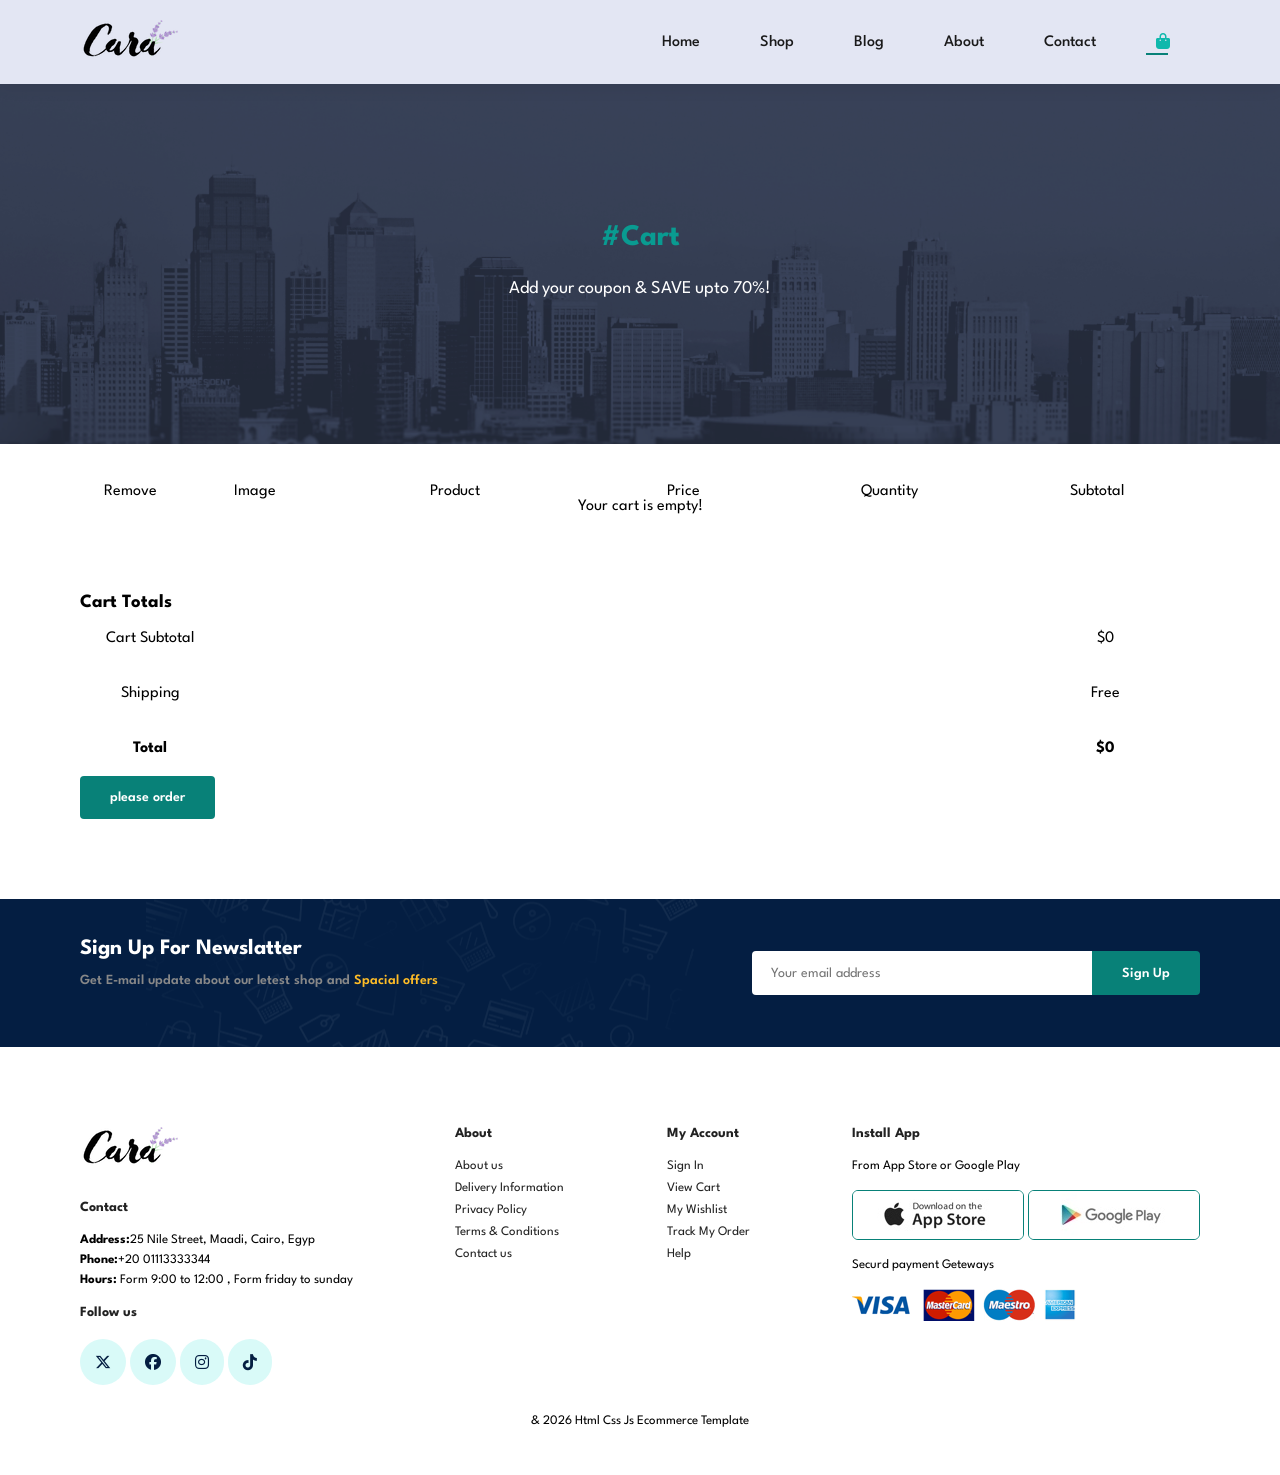
<file: Cart.html>
<!DOCTYPE html>
<html lang="en">
<head>
    <meta charset="UTF-8">
    <meta name="viewport" content="width=device-width, initial-scale=1.0">
    <title>Cart </title>
    <link rel="stylesheet" href="websit.css">
    <script defer src="websit.js"></script>
    <script defer src="js.js"></script>
    
    
    <link rel ="stylesheet" href="https://cdnjs.cloudflare.com/ajax/libs/font-awesome/6.5.1/css/all.min.css">
    
</head>
<body>
     <section id="header">
     <a href="#"><img src="img/logo.png" class="logo" alt="loge"></a>
     <div>
        <ul id="navbar">
            <li><a   href ="index.html">Home</a></li>
            <li><a   href="shop.html">Shop</a></li>
            <li><a  href="bolg.html">Blog</a></li>
            <li><a   href="about.html">About</a></li>
            <li><a  href="connect.html">Contact</a></li>
            <li><a class="active" href="/websit/Cart.html" class="lg-b" ><i class="fa-solid fa-bag-shopping"></i></a></li>

            <a href="#" id="close" ><i class="fa-solid fa-x"></i></a>
        </ul>
     </div>
     <div id="mobile">
       <li><a  href="Cart.html" ><i class="fa-solid fa-bag-shopping"></i></a></li>
        <i id="bao" class="fa-solid fa-outdent"></i> 
        
     </div>
    </section>
     <section id="page-connect">
        <h2>#Cart </h2>
        <p>Add your coupon & SAVE upto 70%!</p>

    </section>
 <section id="cart" class="section-p1">
        <table width="100%">
            <thead>
                <tr>
                    <td>Remove</td>
                    <td>Image</td>
                    <td>Product</td>
                    <td>Price</td>
                    <td>Quantity</td>
                    
                    <td>Subtotal</td> </tr>
            </thead>
            <tbody>
                <tr>
                    <td id="clos"><a href="#"><i class="far fa-times-circle"></i></a></td>
                    <td><img src="img/products/f1.jpg" alt="product"></td>
                    <td>Cartoon Astronaut T-Shirt</td>
                    <td>$600</td>
                    <td><input type="number" value="1"></td>
                    <td>$600</td>
                </tr>
            </tbody>
        </table>
    </section>

    <section id="cart" class="section-p1">
        <div id="subtotal">
            <h3>Cart Totals</h3>
            <table>
                <tr>
                    <td>Cart Subtotal</td>
                    <td id="cart-subtotal">$0.00</td>
                </tr>
                <tr>
                    <td>Shipping</td>
                    <td>Free</td>
                </tr>
                <tr>
                    <td><strong>Total</strong></td>
                    <td><strong id="cart-total">$0.00</strong></td>
                </tr>

            </table>
            <button class="normal" id="checkout-btn">please order</button>
        </div>
    </section>

    


   
     
    

    <section id ="newslatter"class ="section-p1   section-m1">
    <div class="newstext" >
        <h4> Sign Up For Newslatter<h4>
        <p> Get E-mail update about our letest shop and <span>Spacial offers</span></p>
        </div>
        <div class="form">
            <input type="text" placeholder="Your email address">
            <button class="normal">Sign Up </button>

        
    </div>

</section>
<footer class="section-p1">
    <div class="colo">
        <img class="logo" src="img/logo.png" alt="logo">
        <h4>Contact</h4>
        <p> <strong>Address:</strong>25 Nile Street, Maadi, Cairo, Egyp </p>
        <p><strong>Phone:</strong>+20 01113333344</p>
        <p><strong>Hours:</strong> Form 9:00 to 12:00 , Form friday to sunday</p>
        <div class="Follow">
            <h4>Follow us</h4>
            <div class="icon">
                <i class="fa-brands fa-x-twitter"></i>
                <i class="fa-brands fa-facebook"></i>
                <i class="fa-brands fa fa-instagram" ></i>
                <i class="fa-brands fa fa-tiktok"></i>

            </div>



        </div>
    </div>
    <div class="col">
        <h4>About</h4>
        <a href="#">About us</a>
        <a href="#">Delivery Information</a>
        <a href="#">Privacy Policy</a>
        <a href="#">Terms & Conditions</a>
        <a href="#">Contact us</a>

    </div>
     <div class="col">
        <h4>My Account</h4>
        <a href="#">Sign In</a>
        <a href="#">View Cart</a>
        <a href="#">My Wishlist</a>
        <a href="#">Track My Order</a>
        <a href="#">Help</a>

    </div>
    <div class="col  install">
        <h4>Install App</h4>
        <p>From App Store or Google Play</p>
        <div class="row">
        <a href="#"><img src="img/pay/app.jpg" alt="app"></a>

        <a href ="#"><img src="img/pay/play.jpg" alt="play"></a>
        </div>
        <p>Securd payment Geteways</p>
        <img src="img/pay/pay.png" alt="pay">

    </div>
    <div class="copyright">
        <p>& 2026  Html   Css  Js Ecommerce Template </p>

    </div>
    

</footer>

</body>
</html>
</file>
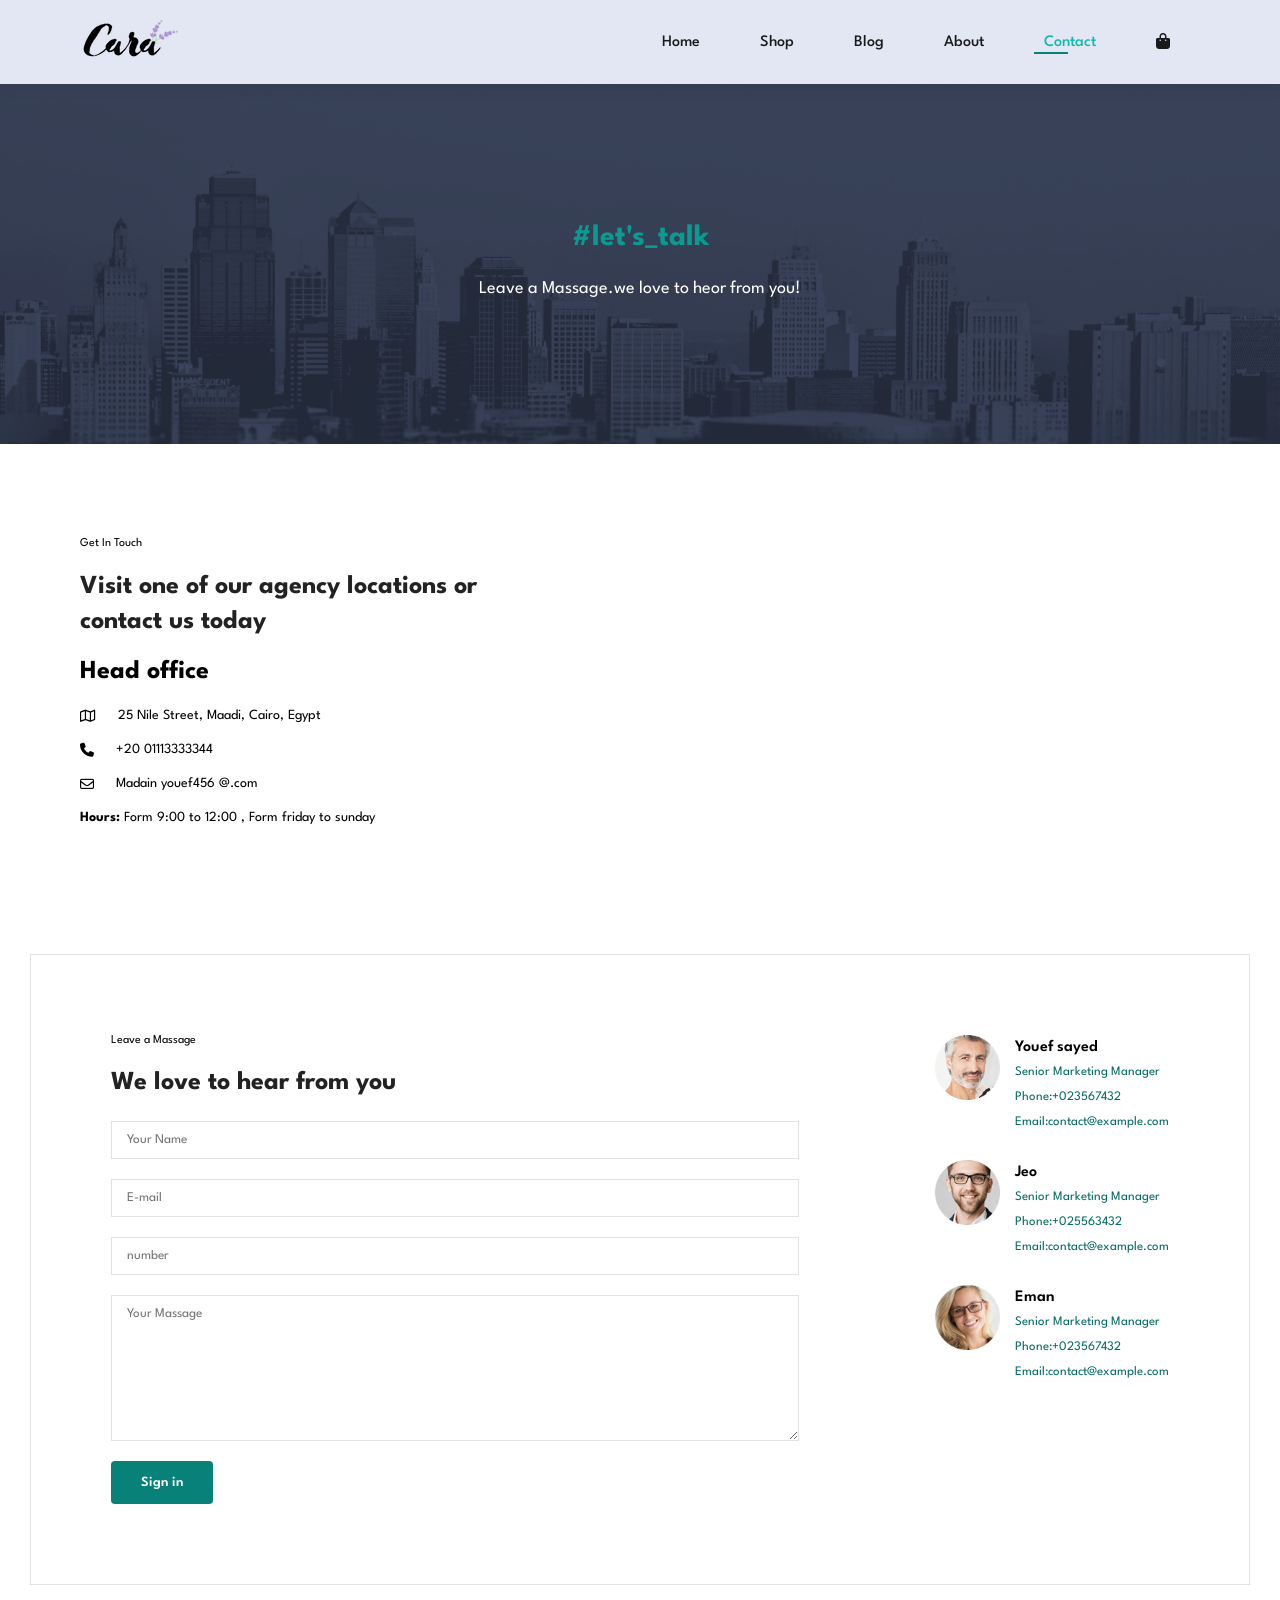
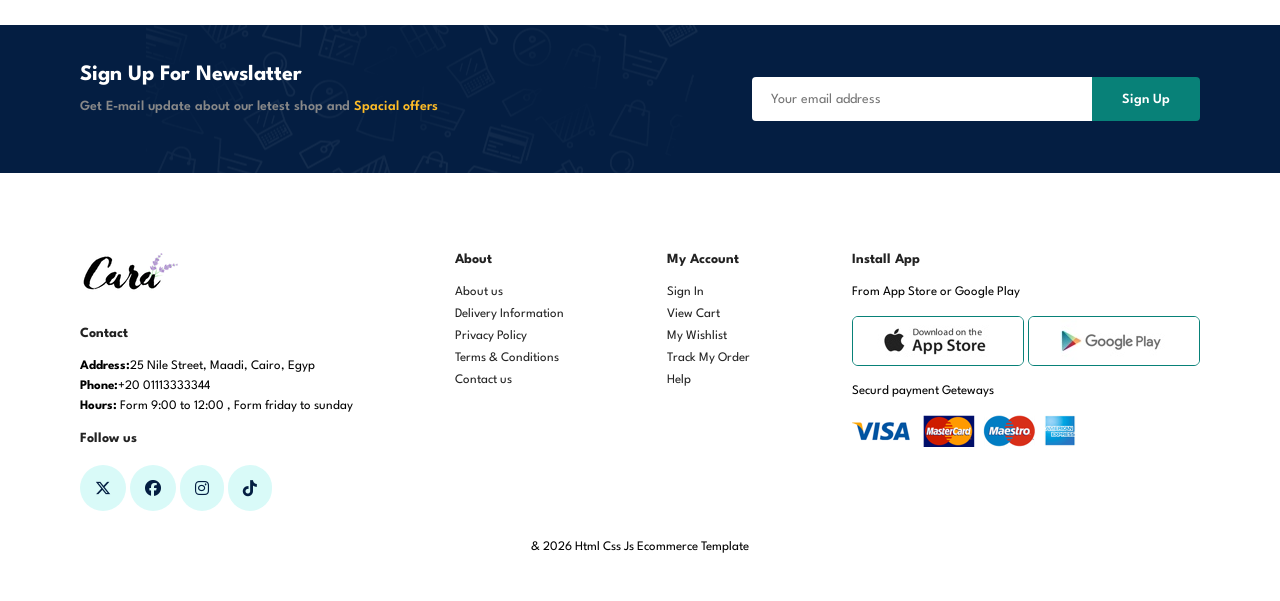
<file: connect.html>
<!DOCTYPE html>
<html lang="en">
<head>
    <meta charset="UTF-8">
    <meta name="viewport" content="width=device-width, initial-scale=1.0">
    <title>Connect</title>
    <link rel="stylesheet" href="websit.css">
    <script defer src="websit.js"></script>
    <script defer src="js.js"></script>
   
    <link rel ="stylesheet" href="https://cdnjs.cloudflare.com/ajax/libs/font-awesome/6.5.1/css/all.min.css">
    
</head>
<body>
    <section id="header">
     <a href="#"><img src="img/logo.png" class="logo" alt="loge"></a>
     <div>
        <ul id="navbar">
            <li><a   href ="index.html">Home</a></li>
            <li><a   href="shop.html">Shop</a></li>
            <li><a  href="bolg.html">Blog</a></li>
            <li><a   href="about.html">About</a></li>
            <li><a class="active" href="connect.html">Contact</a></li>
            <li><a  href="Cart.html" class="lg-b" ><i class="fa-solid fa-bag-shopping"></i></a></li>

            <a href="#" id="close" ><i class="fa-solid fa-x"></i></a>
        </ul>
     </div>
     <div id="mobile">
       <li><a  href="Cart.html" ><i class="fa-solid fa-bag-shopping"></i></a></li>
        <i id="bao" class="fa-solid fa-outdent"></i> 
        
     </div>
    </section>
     <section id="page-connect">
        <h2>#let's_talk</h2>
        <p>Leave a Massage.we love to heor from you!</p>

    </section>
    <section id="contact-det"class="section-p1">
        <div class="detalis">
            <span>Get In Touch</span>
            <h2>Visit one of our agency locations or contact us today</h2>
            <h3>Head office</h3>
            <div>
                <li>
                   <i class="fa-regular fa-map"></i>
                   <p>25 Nile Street, Maadi, Cairo, Egypt</p> 
                </li>
                 <li>
                   <i class="fa-solid fa-phone"></i>
                   <p>+20 01113333344</p> 
                </li>
                 <li>
                   <i class="fa-regular fa-envelope"></i>
                   <p>Madain youef456 @.com</p> 
                </li>
                 <li>
                 <p><strong>Hours:</strong> Form 9:00 to 12:00 , Form friday to sunday</p>

                </li>

            </div>
        </div>
        <div class="map">
            <iframe src="https://www.google.com/maps/embed?pb=!1m18!1m12!1m3!1d2848.5610619572053!2d31.12992057456686!3d29.97730082175058!2m3!1f0!2f0!3f0!3m2!1i1024!2i768!4f13.1!3m3!1m2!1s0x14584f7de239bbcd%3A0xca7474355a6e368b!2sGiza%20Necropolis!5e1!3m2!1sen!2seg!4v1778924141973!5m2!1sen!2seg" width="600" height="450" style="border:0;" allowfullscreen="" loading="lazy" referrerpolicy="no-referrer-when-downgrade"></iframe>
        </div>


    </section>
<section id="form-details">
    <form action="">
        <span>
            Leave a Massage 
        </span>
        <h2>We love to hear from you</h2>
        <input type="text" placeholder="Your Name" required>
        <input type="email" placeholder="E-mail" required>
        <input type="phone"placeholder ="number" required>
        <textarea name="" id="" cols="30" rows="10" placeholder="Your Massage"></textarea>
        <button  class="normal">Sign in</button>

    </form>
    <div class="people">
        <div>
            <img src="img/people/1.png"  alt="people">
            <p><span>Youef sayed</span>Senior Marketing Manager <br>Phone:+023567432 <br>Email:contact@example.com</p>
            
        </div>
         <div>
            <img src="img/people/2.png"  alt="people">
            <p><span>Jeo</span>Senior Marketing Manager <br>Phone:+025563432 <br>Email:contact@example.com</p>
            
        </div>
         <div>
            <img src="img/people/3.png"  alt="people">
            <p><span>Eman </span>Senior Marketing Manager <br>Phone:+023567432 <br>Email:contact@example.com</p>
            
        </div>
         
    </div>

</section>
<section id ="newslatter"class ="section-p1   section-m1">
    <div class="newstext" >
        <h4> Sign Up For Newslatter<h4>
        <p> Get E-mail update about our letest shop and <span>Spacial offers</span></p>
        </div>
        <div class="form">
            <input type="text" placeholder="Your email address">
            <button class="normal">Sign Up </button>

        
    </div>

</section>  
 
<footer class="section-p1">
    <div class="colo">
        <img class="logo" src="img/logo.png" alt="logo">
        <h4>Contact</h4>
        <p> <strong>Address:</strong>25 Nile Street, Maadi, Cairo, Egyp </p>
        <p><strong>Phone:</strong>+20 01113333344</p>
        <p><strong>Hours:</strong> Form 9:00 to 12:00 , Form friday to sunday</p>
        <div class="Follow">
            <h4>Follow us</h4>
            <div class="icon">
                <i class="fa-brands fa-x-twitter"></i>
                <i class="fa-brands fa-facebook"></i>
                <i class="fa-brands fa fa-instagram" ></i>
                <i class="fa-brands fa fa-tiktok"></i>

            </div>



        </div>
    </div>
    <div class="col">
        <h4>About</h4>
        <a href="#">About us</a>
        <a href="#">Delivery Information</a>
        <a href="#">Privacy Policy</a>
        <a href="#">Terms & Conditions</a>
        <a href="#">Contact us</a>

    </div>
     <div class="col">
        <h4>My Account</h4>
        <a href="#">Sign In</a>
        <a href="#">View Cart</a>
        <a href="#">My Wishlist</a>
        <a href="#">Track My Order</a>
        <a href="#">Help</a>

    </div>
    <div class="col  install">
        <h4>Install App</h4>
        <p>From App Store or Google Play</p>
        <div class="row">
        <a href="#"><img src="img/pay/app.jpg" alt="app"></a>

        <a href ="#"><img src="img/pay/play.jpg" alt="play"></a>
        </div>
        <p>Securd payment Geteways</p>
        <img src="img/pay/pay.png" alt="pay">

    </div>
    <div class="copyright">
        <p>& 2026  Html   Css  Js Ecommerce Template </p>

    </div>
    

</footer>
</body>
</html>
</file>
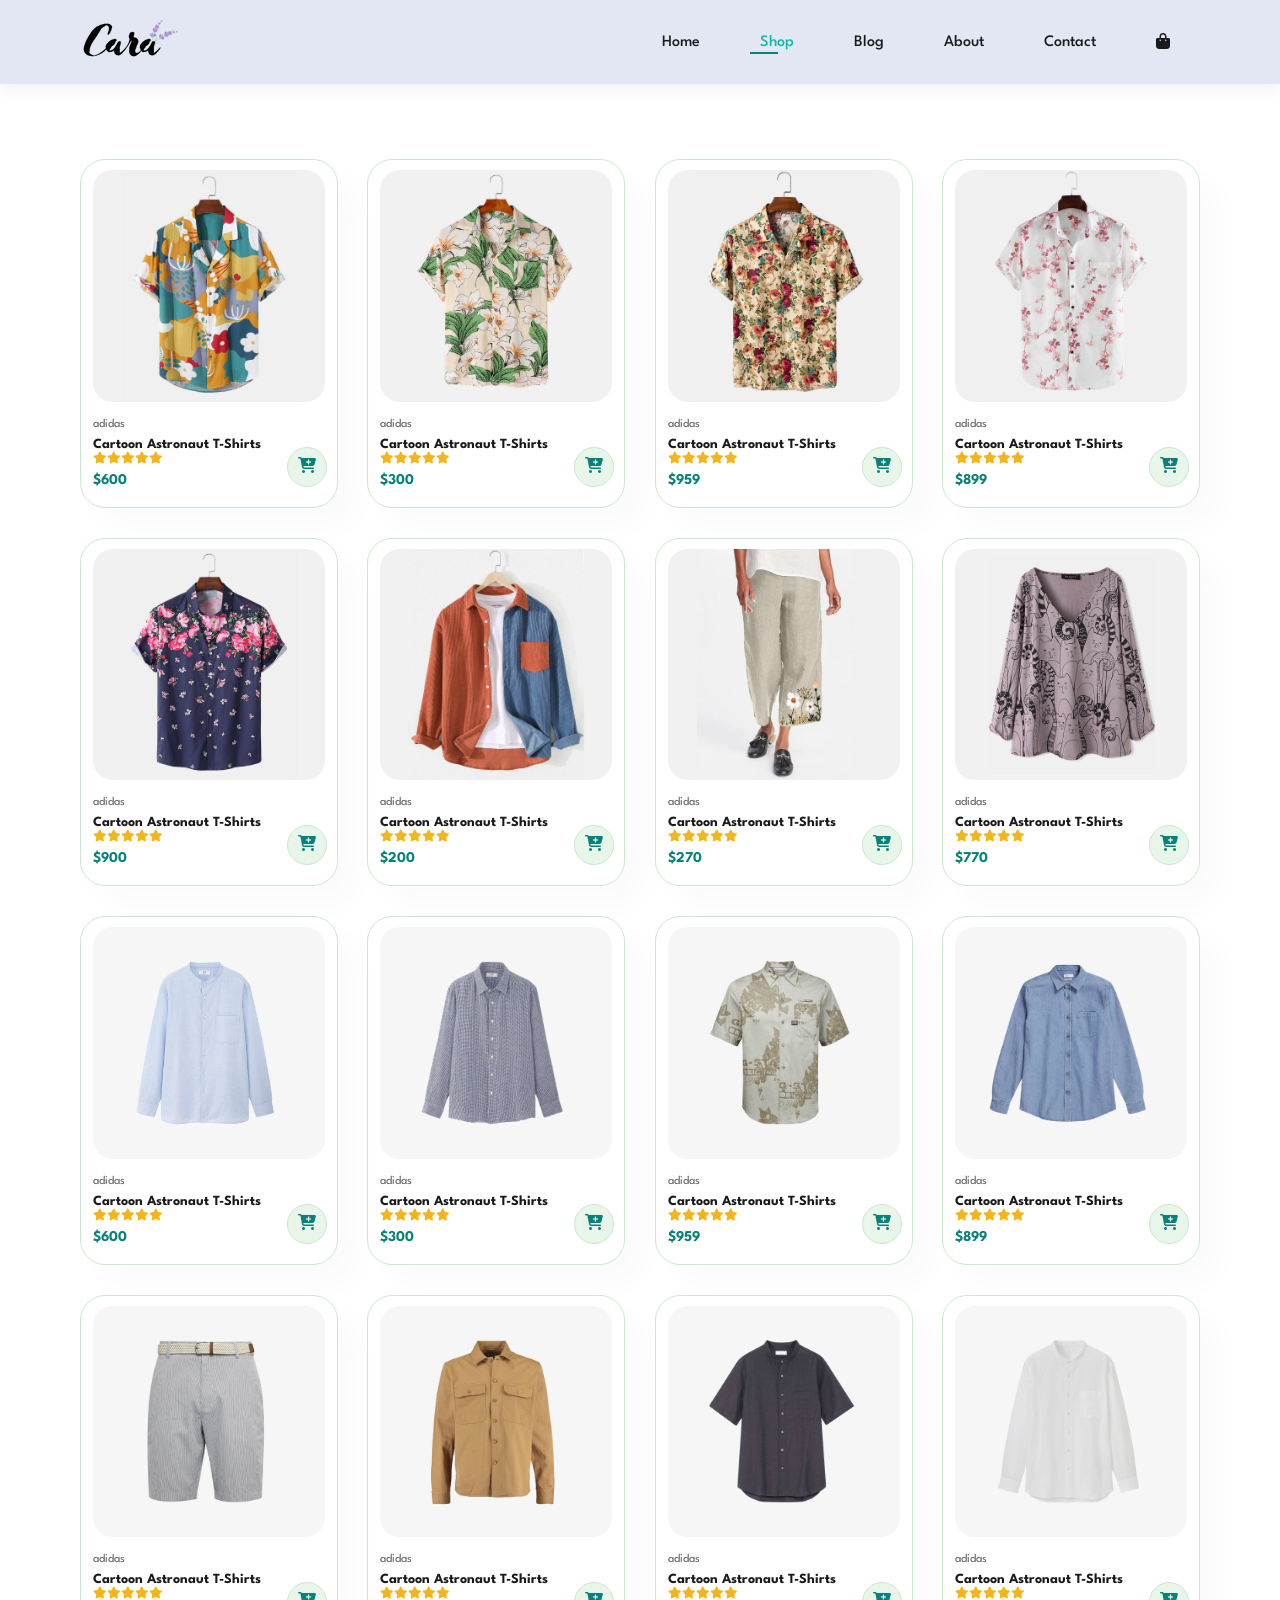
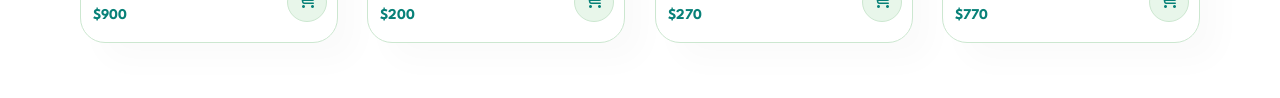
<file: shop.html>
<!DOCTYPE html>
<html lang="en">
<head>
    <meta charset="UTF-8">
    <meta name="viewport" content="width=device-width, initial-scale=1.0">
    <title>Shop</title>
      <link rel="stylesheet" href="websit.css">
    <script defer src="websit.js"></script> 
    
    <link rel ="stylesheet" href="https://cdnjs.cloudflare.com/ajax/libs/font-awesome/6.5.1/css/all.min.css">
</head>
<body>
     <section id="header">
     <a href="#"><img src="img/logo.png" class="logo" alt="loge"></a>
     <div>
        <ul id="navbar">
            <li><a href ="index.html">Home</a></li>
            <li><a  class="active" href="/websit/shop.html">Shop</a></li>
            <li><a  href="bolg.html">Blog</a></li>
            <li><a   href="about.html">About</a></li>
            <li><a  href="connect.html">Contact</a></li>
            <li><a  href="Cart.html" class="lg-b" ><i class="fa-solid fa-bag-shopping"></i></a></li>

            <a href="#" id="close" ><i class="fa-solid fa-x"></i></a>
        </ul>
     </div>
     <div id="mobile">
       <li><a  href="Cart.html" ><i class="fa-solid fa-bag-shopping"></i></a></li>
        <i id="bao" class="fa-solid fa-outdent"></i> 
        
     </div>
    </section>
    
   <section id="product1" class="section-p1"> 
   
    <div class="pro-container">
        
        <!-- المنتج 1 -->
        <div class="pro" onclick="window.location.href='shop cart.html?id=9'">
            <img src="img/products/f1.jpg" alt="product1">
            <div class="des">
                <span>adidas</span>
                <h5>Cartoon Astronaut T-Shirts</h5>
                <div class="star">
                    <i class="fa-solid fa-star"></i><i class="fa-solid fa-star"></i><i class="fa-solid fa-star"></i><i class="fa-solid fa-star"></i><i class="fa-solid fa-star"></i>
                </div>
                <h4>$600</h4>
            </div>
            <a href="#" class="cart"><i class="fa-solid fa-cart-plus"></i></a>
        </div>

        <!-- المنتج 2 -->
        <div class="pro" onclick="window.location.href='shop cart.html?id=10'">
            <img src="img/products/f2.jpg" alt="product1">
            <div class="des">
                <span>adidas</span>
                <h5>Cartoon Astronaut T-Shirts</h5>
                <div class="star">
                    <i class="fa-solid fa-star"></i><i class="fa-solid fa-star"></i><i class="fa-solid fa-star"></i><i class="fa-solid fa-star"></i><i class="fa-solid fa-star"></i>
                </div>
                <h4>$300</h4>
            </div>
            <a href="#" class="cart"><i class="fa-solid fa-cart-plus"></i></a>
        </div>

        <!-- المنتج 3 (n4 في كودك) -->
        <div class="pro" onclick="window.location.href='shop cart.html?id=11'">
            <img src="img/products/f3.jpg" alt="product1">
            <div class="des">
                <span>adidas</span>
                <h5>Cartoon Astronaut T-Shirts</h5>
                <div class="star">
                    <i class="fa-solid fa-star"></i><i class="fa-solid fa-star"></i><i class="fa-solid fa-star"></i><i class="fa-solid fa-star"></i><i class="fa-solid fa-star"></i>
                </div>
                <h4>$959</h4>
            </div>
            <a href="#" class="cart"><i class="fa-solid fa-cart-plus"></i></a>
        </div>

        <!-- المنتج 4 (n5 في كودك) -->
        <div class="pro" onclick="window.location.href='shop cart.html?id=12'">
            <img src="img/products/f4.jpg" alt="product1">
            <div class="des">
                <span>adidas</span>
                <h5>Cartoon Astronaut T-Shirts</h5>
                <div class="star">
                    <i class="fa-solid fa-star"></i><i class="fa-solid fa-star"></i><i class="fa-solid fa-star"></i><i class="fa-solid fa-star"></i><i class="fa-solid fa-star"></i>
                </div>
                <h4>$899</h4>
            </div>
            <a href="#" class="cart"><i class="fa-solid fa-cart-plus"></i></a>
        </div>

        <!-- المنتج 5 (n6 في كودك) -->
        <div class="pro" onclick="window.location.href='shop cart.html?id=13'">
            <img src="img/products/f5.jpg" alt="product1">
            <div class="des">
                <span>adidas</span>
                <h5>Cartoon Astronaut T-Shirts</h5>
                <div class="star">
                    <i class="fa-solid fa-star"></i><i class="fa-solid fa-star"></i><i class="fa-solid fa-star"></i><i class="fa-solid fa-star"></i><i class="fa-solid fa-star"></i>
                </div>
                <h4>$900</h4>
            </div>
            <a href="#" class="cart"><i class="fa-solid fa-cart-plus"></i></a>
        </div>

        <!-- المنتج 6 (n7 في كودك) -->
        <div class="pro" onclick="window.location.href='shop cart.html?id=14'">
            <img src="img/products/f6.jpg" alt="product1">
            <div class="des">
                <span>adidas</span>
                <h5>Cartoon Astronaut T-Shirts</h5>
                <div class="star">
                    <i class="fa-solid fa-star"></i><i class="fa-solid fa-star"></i><i class="fa-solid fa-star"></i><i class="fa-solid fa-star"></i><i class="fa-solid fa-star"></i>
                </div>
                <h4>$200</h4>
            </div>
            <a href="#" class="cart"><i class="fa-solid fa-cart-plus"></i></a>
        </div>

        <!-- المنتج 7 (n8 في كودك) -->
        <div class="pro" onclick="window.location.href='shop cart.html?id=15'">
            <img src="img/products/f7.jpg" alt="product1">
            <div class="des">
                <span>adidas</span>
                <h5>Cartoon Astronaut T-Shirts</h5>
                <div class="star">
                    <i class="fa-solid fa-star"></i><i class="fa-solid fa-star"></i><i class="fa-solid fa-star"></i><i class="fa-solid fa-star"></i><i class="fa-solid fa-star"></i>
                </div>
                <h4>$270</h4>
            </div>
            <a href="#" class="cart"><i class="fa-solid fa-cart-plus"></i></a>
        </div>

        <!-- المنتج 8 (n3 في كودك) -->
        <div class="pro" onclick="window.location.href='shop cart.html?id=16'">
            <img src="img/products/f8.jpg" alt="product1">
            <div class="des">
                <span>adidas</span>
                <h5>Cartoon Astronaut T-Shirts</h5>
                <div class="star">
                    <i class="fa-solid fa-star"></i><i class="fa-solid fa-star"></i><i class="fa-solid fa-star"></i><i class="fa-solid fa-star"></i><i class="fa-solid fa-star"></i>
                </div>
                <h4>$770</h4>
            </div>
            <a href="#" class="cart"><i class="fa-solid fa-cart-plus"></i></a>
        </div>
                <div class="pro" onclick="window.location.href='shop cart.html?id=20'">
            <img src="img/products/n1.jpg" alt="product1">
            <div class="des">
                <span>adidas</span>
                <h5>Cartoon Astronaut T-Shirts</h5>
                <div class="star">
                    <i class="fa-solid fa-star"></i><i class="fa-solid fa-star"></i><i class="fa-solid fa-star"></i><i class="fa-solid fa-star"></i><i class="fa-solid fa-star"></i>
                </div>
                <h4>$600</h4>
            </div>
            <a href="#" class="cart"><i class="fa-solid fa-cart-plus"></i></a>
        </div>

        <!-- المنتج 2 -->
        <div class="pro" onclick="window.location.href='shop cart.html?id=21'">
            <img src="img/products/n2.jpg" alt="product1">
            <div class="des">
                <span>adidas</span>
                <h5>Cartoon Astronaut T-Shirts</h5>
                <div class="star">
                    <i class="fa-solid fa-star"></i><i class="fa-solid fa-star"></i><i class="fa-solid fa-star"></i><i class="fa-solid fa-star"></i><i class="fa-solid fa-star"></i>
                </div>
                <h4>$300</h4>
            </div>
            <a href="#" class="cart"><i class="fa-solid fa-cart-plus"></i></a>
        </div>





        

        <!-- المنتج 3 (n4 في كودك) -->
        <div class="pro" onclick="window.location.href='shop cart.html?id=23'">
            <img src="img/products/n4.jpg" alt="product1">
            <div class="des">
                <span>adidas</span>
                <h5>Cartoon Astronaut T-Shirts</h5>
                <div class="star">
                    <i class="fa-solid fa-star"></i><i class="fa-solid fa-star"></i><i class="fa-solid fa-star"></i><i class="fa-solid fa-star"></i><i class="fa-solid fa-star"></i>
                </div>
                <h4>$959</h4>
            </div>
            <a href="#" class="cart"><i class="fa-solid fa-cart-plus"></i></a>
        </div>

        <!-- المنتج 4 (n5 في كودك) -->
        <div class="pro" onclick="window.location.href='shop cart.html?id=24'">
            <img src="img/products/n5.jpg" alt="product1">
            <div class="des">
                <span>adidas</span>
                <h5>Cartoon Astronaut T-Shirts</h5>
                <div class="star">
                    <i class="fa-solid fa-star"></i><i class="fa-solid fa-star"></i><i class="fa-solid fa-star"></i><i class="fa-solid fa-star"></i><i class="fa-solid fa-star"></i>
                </div>
                <h4>$899</h4>
            </div>
            <a href="#" class="cart"><i class="fa-solid fa-cart-plus"></i></a>
        </div>

        <!-- المنتج 5 (n6 في كودك) -->
        <div class="pro" onclick="window.location.href='shop cart.html?id=25'">
            <img src="img/products/n6.jpg" alt="product1">
            <div class="des">
                <span>adidas</span>
                <h5>Cartoon Astronaut T-Shirts</h5>
                <div class="star">
                    <i class="fa-solid fa-star"></i><i class="fa-solid fa-star"></i><i class="fa-solid fa-star"></i><i class="fa-solid fa-star"></i><i class="fa-solid fa-star"></i>
                </div>
                <h4>$900</h4>
            </div>
            <a href="#" class="cart"><i class="fa-solid fa-cart-plus"></i></a>
        </div>

        <!-- المنتج 6 (n7 في كودك) -->
        <div class="pro" onclick="window.location.href='shop cart.html?id=26'">
            <img src="img/products/n7.jpg" alt="product1">
            <div class="des">
                <span>adidas</span>
                <h5>Cartoon Astronaut T-Shirts</h5>
                <div class="star">
                    <i class="fa-solid fa-star"></i><i class="fa-solid fa-star"></i><i class="fa-solid fa-star"></i><i class="fa-solid fa-star"></i><i class="fa-solid fa-star"></i>
                </div>
                <h4>$200</h4>
            </div>
            <a href="#" class="cart"><i class="fa-solid fa-cart-plus"></i></a>
        </div>

        <!-- المنتج 7 (n8 في كودك) -->
        <div class="pro" onclick="window.location.href='shop cart.html?id=27'">
            <img src="img/products/n8.jpg" alt="product1">
            <div class="des">
                <span>adidas</span>
                <h5>Cartoon Astronaut T-Shirts</h5>
                <div class="star">
                    <i class="fa-solid fa-star"></i><i class="fa-solid fa-star"></i><i class="fa-solid fa-star"></i><i class="fa-solid fa-star"></i><i class="fa-solid fa-star"></i>
                </div>
                <h4>$270</h4>
            </div>
            <a href="#" class="cart"><i class="fa-solid fa-cart-plus"></i></a>
        </div>

        <!-- المنتج 8 (n3 في كودك) -->
        <div class="pro" onclick="window.location.href='shop cart.html?id=22'">
            <img src="img/products/n3.jpg" alt="product1">
            <div class="des">
                <span>adidas</span>
                <h5>Cartoon Astronaut T-Shirts</h5>
                <div class="star">
                    <i class="fa-solid fa-star"></i><i class="fa-solid fa-star"></i><i class="fa-solid fa-star"></i><i class="fa-solid fa-star"></i><i class="fa-solid fa-star"></i>
                </div>
                <h4>$770</h4>
            </div>
             <a href="#" class="cart"><i class="fa-solid fa-cart-plus"></i></a>
        </div>
    </div>
    </section>
     

</body>
</html>
</file>
<file: websit.css>
@import url("https://fonts.googleapis.com/css2?family=Spartan:wght=100;200;300;400;500;600;700;800;900&display=swap");

/* ==========================================================================
   Base & Reset Styles
   ========================================================================== */
* {
  margin: 0;
  padding: 0;
  box-sizing: border-box;
  font-family: "Spartan", sans-serif;
}

html {
  scroll-behavior: smooth;
}

body {
  width: 100%;
}

/* ==========================================================================
   Global Typography & Layout Helpers
   ========================================================================== */
h1 {
  font-size: 50px;
  line-height: 64px;
  color: #222;
}

h2 {
  font-size: 46px;
  line-height: 54px;
  color: #222;
}

h4 {
  font-size: 20px;
  color: #222;
}

h6 {
  font-weight: 700;
  font-size: 12px;
}

p {
  font-size: 16px;
  color: #465b52;
  margin: 15px 0 20px 0;
}

.section-p1 {
  padding: 40px 80px;
}

.section-m1 {
  margin: 40px 0;
}

/* ==========================================================================
   Global Buttons
   ========================================================================== */
button.normal {
  font-size: 14px;
  font-weight: 600;
  padding: 15px 30px; 
  color: #000;
  background-color: #fff;
  border-radius: 4px;
  cursor: pointer;
  border: none;
  outline: none;
  transition: 0.2s;
}

button.white {
  font-size: 13px;
  font-weight: 600;
  padding: 11px 18px; 
  color: #000;
  background-color: transparent;
  cursor: pointer;
  border: 1px solid #fff;
  outline: none;
  transition: 0.2s;
}

/* ==========================================================================
   Header & Navigation
   ========================================================================== */
#header {
  position: relative;
  display: flex;
  justify-content: space-between;
  align-items: center;
  padding: 20px 80px;
  background: #E3E6F3;
  box-shadow: 0 5px 15px rgba(0, 0, 0, 0.06);
  z-index: 999;
  position: sticky;
  top: 0;
  left: 0;
}

#navbar {
  display: flex;
  align-items: center;
  justify-content: center;
}

#navbar li {
  list-style: none;
  padding: 0 30px;
  position: relative;
}

#navbar li a {
  text-decoration: none;
  font-size: 16px;
  font-weight: 500;
  color: #1a1a1a;
  transition: 0.3s ease;
}

#navbar li a:hover,
#navbar li a.active {
  color: #0fb8ac;
}

#navbar li a.active::after,
#navbar li a:hover::after {
  content: "";
  position: absolute;
  width: 30%;
  height: 2px;
  background: #088178;
  bottom: -4px;
  left: 20px;
}

#mobile {
  display: none;
  align-items: center;
}

#close {
  display: none;
}

/* ==========================================================================
   Home Page - Hero Section
   ========================================================================== */
#hero {
  background-image: url(img/hero4.png);
  height: 90vh;
  width: 100%;
  background-size: cover;
  background-position: top 25% right 0;
  padding: 0 80px;
  display: flex;
  flex-direction: column;
  align-items: flex-start;
  justify-content: center;
}

#hero h4 {
  padding-bottom: 15px;
}

#hero h2 {
  padding-bottom: 8px;
}

#hero h1 {
  padding-bottom: 4px;
  color: #088178;
}

#hero button {
  background-image: url(img/button.png);
  background-color: transparent;
  color: #099b91;
  border: 0;
  padding: 14px 80px 14px 65px;
  background-repeat: no-repeat;
  cursor: pointer;
  font-weight: 700;
  font-size: 15px;
}
#hero  .marquee{
  width: 50%;
}

/* ==========================================================================
   Home Page - Features Section
   ========================================================================== */
#featur {
  display: flex;
  justify-content: space-between;
  flex-wrap: wrap;
}

#featur .fe-box {
  width: 180px;
  text-align: center;
  border: 1px solid #cce7d0;
  padding: 25px 15px;
  box-shadow: 20px 20px 34px rgba(0, 0, 0, 0.03);
  border-radius: 5px;
  margin: 15px 0;
}

#featur .fe-box:hover {
  box-shadow: 10px 10px 54px rgba(70, 62, 221, 0.1);
}

#featur .fe-box img {
  width: 100%;
  margin-bottom: 10px;
}

#featur .fe-box h6 {
  display: inline-block;
  padding: 9px 8px 6px 8px;
  line-height: 1; 
  color: #088178;
  background-color: #fddde4;
  border-radius: 4px;
}

/* ==========================================================================
   Home Page - Products Section
   ========================================================================== */
#product1 {
  text-align: center;
}

#product1 .pro-container {
  display: flex;
  justify-content: space-between;
  flex-wrap: wrap;
  padding-top: 20px;
  align-items: center;
}

#product1 .pro {
  position: relative;
  width: 23%;
  min-width: 250px;
  padding: 10px 12px;
  border: 1px solid #cce7d0;
  border-radius: 25px;
  cursor: pointer;
  box-shadow: 20px 20px 30px rgba(0, 0, 0, 0.02);
  margin: 15px 0;
  transition: 0.2s ease;
}

#product1 .pro:hover {
  box-shadow: 20px 20px 30px rgba(0, 0, 0, 0.06);
}

#product1 .pro img {
  width: 100%;
  border-radius: 20px;
}

#product1 .pro .des {
  text-align: start;
  padding: 10px 0;
}

#product1 .pro .des span {
  color: #606063;
  font-size: 12px;
}

#product1 .pro .des h5 {
  padding-top: 7px;
  color: #1a1a1a;
  font-size: 14px;
}

#product1 .pro .des i {
  font-size: 12px;
  color: rgb(243, 181, 25);
}

#product1 .pro .des h4 {
  padding-top: 7px;
  font-size: 15px;
  font-weight: 700;
  color: #088178;
}

#product1 .pro .cart {
  pointer-events: none;
  width: 40px;
  display: inline-block;
  height: 40px;
  line-height: 40px;
  border-radius: 50px;
  background-color: #e8f6ea;
  font-weight: 500;
  color: #088178; 
  border: 1px solid #cce7d0;
  position: absolute;
  bottom: 20px;
  right: 10px;
} 

/* ==========================================================================
   Home Page - Banners Sections
   ========================================================================== */
#banner {
  display: flex;
  justify-content: center;
  flex-direction: column;
  align-items: center;
  text-align: center;
  background-image: url(img/banner/b2.jpg);
  background-size: cover;
  width: 100%;
  height: 40vh;
  background-position: center;
}

#banner h4,
#banner h2 {
  color: #fff;
  padding: 10px 0;
}

#banner h2 span {
  color: #ef3636;
}

#banner button:hover {
  background: #088178;
  color: #fff;
}

#sm-banner {
  display: flex;
  justify-content: space-between;
  flex-wrap: wrap;
}

#sm-banner .banner-box {
  display: flex;
  justify-content: center;
  flex-direction: column;
  align-items: flex-start;
  background-image: url(img/banner/b17.jpg);
  background-size: cover;
  padding: 30px;
  min-width: 580px;
  height: 50vh;
  background-position: center;
}

#sm-banner .banner-box2 {
  display: flex;
  justify-content: center;
  flex-direction: column;
  align-items: flex-start;
  background-image: url(img/banner/b10.jpg);
  background-size: cover;
  padding: 30px;
  min-width: 580px;
  height: 50vh;
  background-position: center;
}

#sm-banner h4 {
  color: #fff;
  font-size: 20px;
  font-weight: 300;
}

#sm-banner h2 {
  color: #fff;
  font-size: 28px;
  font-weight: 800;
}

#sm-banner span {
  color: #fff;
  font-size: 14px;
  font-weight: 500;
  padding-bottom: 15px;
}

#sm-banner .banner-box:hover button {
  color: #fff;
  background-color: #088178;
  border: 1px solid #088178;
}

#banner3 {
  display: flex;
  justify-content: space-between;
  flex-wrap: wrap;
  padding: 0 80px;
}

#banner3 .banner-box {
  display: flex;
  justify-content: center;
  flex-direction: column;
  align-items: flex-start;
  background-image: url(img/banner/b7.jpg);
  background-size: cover;
  padding: 20px;
  margin-bottom: 20px;
  min-width: 30%;
  height: 30vh;
  background-position: center;
}

#banner3 h2 {
  color: #fff;
  font-weight: 900;
  font-size: 22px;
}

#banner3 h3 {
  color: #c75959;
  font-weight: 800;
  font-size: 15px;
}

#banner3 .banner-box-2 {
  display: flex;
  justify-content: center;
  flex-direction: column;
  align-items: flex-start;
  background-image: url(img/banner/b4.jpg);
  background-size: cover;
  padding: 20px;
  margin-bottom: 20px;
  min-width: 30%;
  height: 30vh;
  background-position: center;
}

#banner3 .banner-box-3 {
  background-image: url(img/banner/b18.jpg);
}

/* ==========================================================================
   Home Page - Newsletter Section
   ========================================================================== */
#newslatter {
  display: flex;
  justify-content: space-between;
  flex-wrap: wrap;
  align-items: center;
  background-image: url(img/banner/b14.png);
  background-repeat: no-repeat;
  background-position: 20% 30%;
  background-color: #041e42;
}

#newslatter h4 {
  font-size: 22px;
  font-weight: 700;
  color: #fff;
}

#newslatter p {
  font-size: 14px;
  font-weight: 600;
  color: #888;
}

#newslatter p span {
  color: #ffbd27;
}

#newslatter .form {
  display: flex;
  width: 40%;
}

#newslatter input {
  height: 3.125em;
  padding: 0 1.25em;
  font-size: 14px;
  width: 100%;
  border: 1px solid transparent;
  border-radius: 4px;
  outline: none;
  border-top-right-radius: 0;
  border-bottom-right-radius: 0;
}

#newslatter button {
  background-color: #088178;
  color: #fff;
  white-space: nowrap;
  border-top-left-radius: 0;
  border-bottom-left-radius: 0;
}

/* ==========================================================================
   Footer Section
   ========================================================================== */
footer {
  display: flex;
  flex-wrap: wrap;
  justify-content: space-between;
  gap: 30px;
}

footer .col {
  display: flex;
  flex-direction: column;
  align-items: flex-start;
  margin-bottom: 20px;
}

footer .logo {
  margin-bottom: 30px;
}

footer h4 {
  font-size: 14px;
  padding-bottom: 20px;
}

footer p {
  font-size: 13px;
  margin: 0 0 8px 0;
  color: #000;
}

footer a {
  text-decoration: none;
  font-size: 13px;
  color: #222;
  margin-bottom: 10px;
}

footer .col a:hover {
  color: #bed9ff;
}

footer .Follow {
  margin-top: 20px;
}

footer .Follow i {
  background: #d9faf8;
  color: #041e42;
  border-radius: 50px;
  text-align: center;
  padding: 15px;  
  cursor: pointer;
}

footer .Follow i:hover {
  color: #fff;
  background-color: #099b91;
}

footer .install img {
  margin: 10px 0 15px 0;
}

footer .install .row img {
  border: 1px solid #088178;
  border-radius: 6px;
  cursor: pointer;
}

footer .copyright {
  width: 100%;
  text-align: center;
}

/* ==========================================================================
   Shop & Blog Pages Common Headers
   ========================================================================== */
#page-header {
  background-image: url(img/banner/b19.jpg);
  height: 40vh;
  width: 100%;
  text-align: center;
  background-size: cover;
  display: flex;
  justify-content: center;
  flex-direction: column;
}

#page-header h2,
#page h2,
#page-connect h2 {
  color: #099b91;
  font-size: 30px;
}

#page-header p, 
#page p,
#page-connect p {
  color: #fff;
  font-size: large;
}

/* ==========================================================================
   Single Product Details Page
   ========================================================================== */
#prodetails {
  display: flex;
  margin-top: 20px;
  justify-content: space-between;
}

#prodetails .single-pro-image {
  width: 40%;
  margin-right: 50px;
}

#prodetails .single-pro-details {
  width: 60%;
  padding-top: 30px;
}

#prodetails .single-pro-details h6 {
  font-size: 14px;
  color: #888;
  margin-bottom: 15px;
}

#prodetails .single-pro-details h2 {
  font-size: 26px;
  font-weight: 700;
  margin-bottom: 20px;
}

#prodetails .single-pro-details h3 {
  font-size: 24px;
  color: #088178;
  margin-bottom: 20px;
}

#prodetails .single-pro-details select {
  display: block;
  padding: 10px 20px;
  margin-bottom: 20px;
  border: 1px solid #ddd;
  outline: none;
  color: #fff;
  background-color: #041e42;
}

#prodetails .single-pro-details input {
  width: 50px;
  height: 40px;
  padding-left: 10px;
  font-size: 16px;
  margin-right: 10px;
  border: 1px solid #ddd;
}

#prodetails .single-pro-details button {
  background-color: #088178;
  color: #fff;
  padding: 12px 25px;
  border: none;
  cursor: pointer;
  font-size: 14px;
  font-weight: 600;
  transition: 0.3s;
}

#prodetails .single-pro-details button:hover {
  background-color: #066b64;
}

#prodetails .single-pro-details h4 {
  padding: 40px 0 20px 0;
  font-size: 18px;
}

#prodetails .single-pro-details span {
  line-height: 25px;
  color: #555;
  font-size: 14px;
}

/* ==========================================================================
   Blog Page
   ========================================================================== */
#Blog {
  padding: 150px 150px 0 150px;
}

#Blog .blog-box {
  display: flex;
  align-items: center;
  width: 100%;
}

#Blog .blog-img {
  width: 50%;
  margin-right: 40px;
}

#Blog img {
  width: 100%;
  height: 300px;
  object-fit: cover;
  border-radius: 3px;
}

#Blog .blog-detalid {
  width: 50%;
  position: absolute;
  top: -40px;
  left: 0;
  font-size: 70px;
  font-weight: 700;
}

#Blog .blog-detalid a {
  text-decoration: none;
  font-size: 20px;
  font-weight: 700;
  color: #000;
  position: relative;
  transition: 0.3s;
}

#Blog .blog-detalid a::after {
  content: " ";
  width: 50px;
  height: 1px;
  background-color: #000;
  position: absolute;
  top: 13px;
  right: -60px;
} 

#Blog .blog-detalid a:hover {
  color: #088178;
}

#Blog .blog-detalid a:hover::after {
  background-color: #088178;
}

/* ==========================================================================
   About Page
   ========================================================================== */
#page {
  background-image: url(img/about/banner.png);
  height: 40vh;
  width: 100%;
  text-align: center;
  background-size: cover;
  display: flex;
  justify-content: center;
  flex-direction: column;
}

#about-head {
  display: flex;
  align-items: center;
}

#about-head img {
  width: 50%;
  height: auto;
  border-radius: 4px;
}

#about-head div {
  padding-left: 40px;
  text-transform: capitalize;
  line-height: 30px;
}

#abo-app {
  text-align: center;
}

#abo-app div {
  padding-left: 40px;
}

#abo-app .video {
  width: 70%;
  height: 100%;
  margin: 30px auto 0 auto;
}

#abo-app .video video {
  width: 100%;
  height: 100%;
  border-radius: 20px;
}

/* ==========================================================================
   Contact Page
   ========================================================================== */
#page-connect {
  background-image: url(img/about/banner.png);
  height: 40vh;
  width: 100%;
  text-align: center;
  background-size: cover;
  display: flex;
  justify-content: center;
  flex-direction: column;
}

#contact-det {
  display: flex;
  align-items: center;
  justify-content: space-between;
}

#contact-det .detalis {
  width: 40%;
}

#contact-det .detalis span,
#form-details form span {
  font-size: 12px;
}

#contact-det .detalis h2,
#form-details form h2 {
  font-size: 26px;
  line-height: 35px;
  padding: 20px 0;
}

#contact-det .detalis h3 {
  font-size: 26px;
  padding-bottom: 15px;
}

#contact-det .detalis li {
  list-style: none;
  display: flex;
  padding: 10px 0;
}

#contact-det .detalis li i {
  font-size: 14px;
  padding-right: 22px;
}

#contact-det .detalis li p {
  margin: 0;
  font-size: 14px;
  color: #000;
}

#contact-det .map {
  width: 55%;
  height: 400px;
}

#contact-det .map iframe {
  width: 100%;
  height: 100%;
  border-radius: 4px;
}

#form-details {
  display: flex;
  justify-content: space-between;
  margin: 30px;
  padding: 80px;
  border: 1px solid #e1e1e1;
}

#form-details form {
  width: 65%;
  display: flex;
  flex-direction: column;
  align-items: flex-start;
}

#form-details form input,
#form-details form textarea {
  width: 100%;
  padding: 12px 15px;
  outline: none;
  margin-bottom: 20px;
  border: 1px solid #e1e1e1;
}

#form-details form button {
  background-color: #088178;
  color: #fff;
}

#form-details .people div {
  padding-bottom: 25px;
  display: flex;
  align-items: flex-start;
}

#form-details .people div img {
  width: 65px;
  height: 65px;
  object-fit: cover;
  margin-right: 15px;
}

#form-details .people div p {
  margin: 0;
  font-size: 13px;
  line-height: 25px;
  color: #066b64;
}

#form-details .people div p span {
  display: block;
  font-size: 16px;
  font-weight: 600;
  color: #000;
}

/* ==========================================================================
   Cart Page Table Layout
   ========================================================================== */
#cart table {
  width: 100%;
  border-collapse: collapse;
  table-layout: fixed;
  white-space: nowrap;
  color: #000;
}

#cart table img {
  width: 70px;
}

#cart table td:nth-child(1) {
  width: 100px;
  text-align: center;
}

#cart table td:nth-child(2) {
  width: 150px;
  text-align: center;
}

#cart table td:nth-child(3) {
  width: 250px;
  text-align: center;
}

#cart table td:nth-child(4),
#cart table td:nth-child(5),
#cart table td:nth-child(6) {
  text-align: center;
}
#cart button{
  color: #fff;
  background-color: #088178;
}
 #subtotal table tr{
    display: flex;
    justify-content: space-between;
    
    padding: 20px;
    
 }
 /* ==========================================================================
   1. Keyframes Animations Definitions
   ========================================================================== */

/* Fade in and slide up from bottom */
@keyframes fadeInUp {
  from {
    opacity: 0;
    transform: translateY(30px);
  }
  to {
    opacity: 1;
    transform: translateY(0);
  }
}

/* Fade in and slide from left */
@keyframes fadeInLeft {
  from {
    opacity: 0;
    transform: translateX(-40px);
  }
  to {
    opacity: 1;
    transform: translateX(0);
  }
}

/* Fade in and slide from right */
@keyframes fadeInRight {
  from {
    opacity: 0;
    transform: translateX(40px);
  }
  to {
    opacity: 1;
    transform: translateX(0);
  }
}

/* ==========================================================================
   2. Page Load Animations
   ========================================================================== */

/* Hero section sequential animations */
#hero h4, #hero h1, #hero h2, #hero p, #hero button {
  animation: fadeInUp 0.8s ease-out forwards;
}
#hero h1 { animation-delay: 0.1s; }
#hero h2 { animation-delay: 0.2s; }
#hero p { animation-delay: 0.3s; }
#hero button { animation-delay: 0.4s; }

/* Subpages headers animation */
#page-header h2, #page-header p, #page h2, #page p, #page-connect h2, #page-connect p {
  animation: fadeInUp 0.7s ease-out forwards;
}

/* Single product details page animations */
#prodetails .single-pro-image {
  animation: fadeInLeft 0.8s ease-out forwards;
}
#prodetails .single-pro-details {
  animation: fadeInRight 0.8s ease-out forwards;
}

/* Contact page elements entry animations */
#contact-det .detalis {
  animation: fadeInLeft 0.8s ease-out forwards;
}
#contact-det .map {
  animation: fadeInRight 0.8s ease-out forwards;
}

/* ==========================================================================
   3. Hover Interactive Effects
   ========================================================================== */

/* Enable smooth transitions for interactive components */
#product1 .pro, #featur .fe-box, .banner-box, .banner-box2, button.normal, footer .Follow i, footer .install .row img {
  transition: transform 0.3s cubic-bezier(0.25, 0.46, 0.45, 0.94), box-shadow 0.3s ease;
}

/* Lift cards up and add depth shadow on hover */
#product1 .pro:hover, #featur .fe-box:hover {
  transform: translateY(-8px);
  box-shadow: 0 15px 30px rgba(0, 0, 0, 0.1) !important;
}

/* Scale effect for buttons and action icons */
button.normal:hover, footer .Follow i:hover, footer .install .row img:hover {
  transform: scale(1.05);
}

/* Depth effect for banner boxes */
.banner-box:hover, .banner-box2:hover {
  transform: scale(1.01);
  box-shadow: 0 10px 25px rgba(0, 0, 0, 0.15);
}

/* Clean transition for navbar active underline */
#navbar li a::after {
  transition: all 0.3s ease-in-out;
}

/* ==========================================================================
   Responsive Media Queries (Tablets)
   ========================================================================== */
@media (max-width: 799px) {
  #navbar {
    position: fixed;
    top: 0;
    right: -300px;
    height: 100vh;
    width: 300px;
    background-color: #E3E6F3;
    box-shadow: 0 40px 60px rgba(0, 0, 0, 0.1);
    padding: 80px 0 0 10px;
    transition: 0.3s;
    flex-direction: column;
    align-items: flex-start;
    justify-content: flex-start;
  }

  #navbar li {
    margin-bottom: 25px;
  }

  #navbar.active,
  #close.active {
    right: 0;
  }

  #mobile {
    display: flex;
    align-items: center;
  }

  #mobile i {
    color: #1a1a1a;
    font-size: 24px;
    padding-left: 20px;
  }

  #close {
    display: initial;
    position: absolute;
    top: 30px;
    left: 30px;
    color: #222;
    font-size: 24px;
  }

  .lg-b {
    display: none;
  }

  #hero {
    height: 90vh;
    background-position: top 30% right 30%;
    padding: 0 80px;
  }

  #featur {
    justify-content: center;
  }
  
  #featur .fe-box {
    margin: 15px 15px;
  }

  .section-p1 {
    padding: 40px 40px;
  }

  #product1 .pro-container {
    justify-content: center;
  }

  #product .pro {
    margin: 15px;
  }

  #banner {
    height: 20vh;
  }

  #sm-banner .banner-box {
    min-width: 100%;
    height: 30vh;
  }

  #banner3 {
    padding: 0 40px;
  }

  .banner-box {
    width: 28%;
  }

  #newslatter .form {
    width: 70%;
  }

  #contact-det {
    padding: 40px;
  }

  #form-details form {
    width: 50%;
  }
}


/* ==========================================================================
   Responsive Media Queries (Mobile Phones)
   ========================================================================== */
@media (max-width: 477px) {
  #header {
    padding: 10px 30px;
  }

  h1 {
    font-size: 38px;
  }

  h2 {
    font-size: 32px;
  }

  #hero {
    padding: 0 20px;
    background-position: 55%;
  }

  .section-p1 {
    padding: 20px;
  }

  #feature {
    justify-content: space-between;
  }

  #feature .fe-box {
    width: 155px;
    margin: 0 0 15px 0;
  }

  #product1 .pro {
    width: 100%;
  }

  #banner {
    height: 40vh;
  }

  #sm-banner .banner-box {
    height: 40vh;
  }

  #sm-banner .banner-box-2 {
    margin-top: 20px;
  }

  #banner3 {
    padding: 0 20px;
  }

  #banner3 .banner-box {
    width: 100%;
  }

  #newslatter {
    padding: 40px 20px;
  }

  #newslatter .form {
    width: 100%;
  }

  footer .copyright {
    text-align: start;
  }

  #Blog {
    padding: 100px 20px 0 20px;
  }

  #Blog .blog-box {
    display: flex;
    flex-direction: column;
    align-items: flex-start;
  }

  #Blog .blog-img {
    width: 100%;
    margin-right: 0px;
    margin-bottom: 3px;
  }
}
</file>
